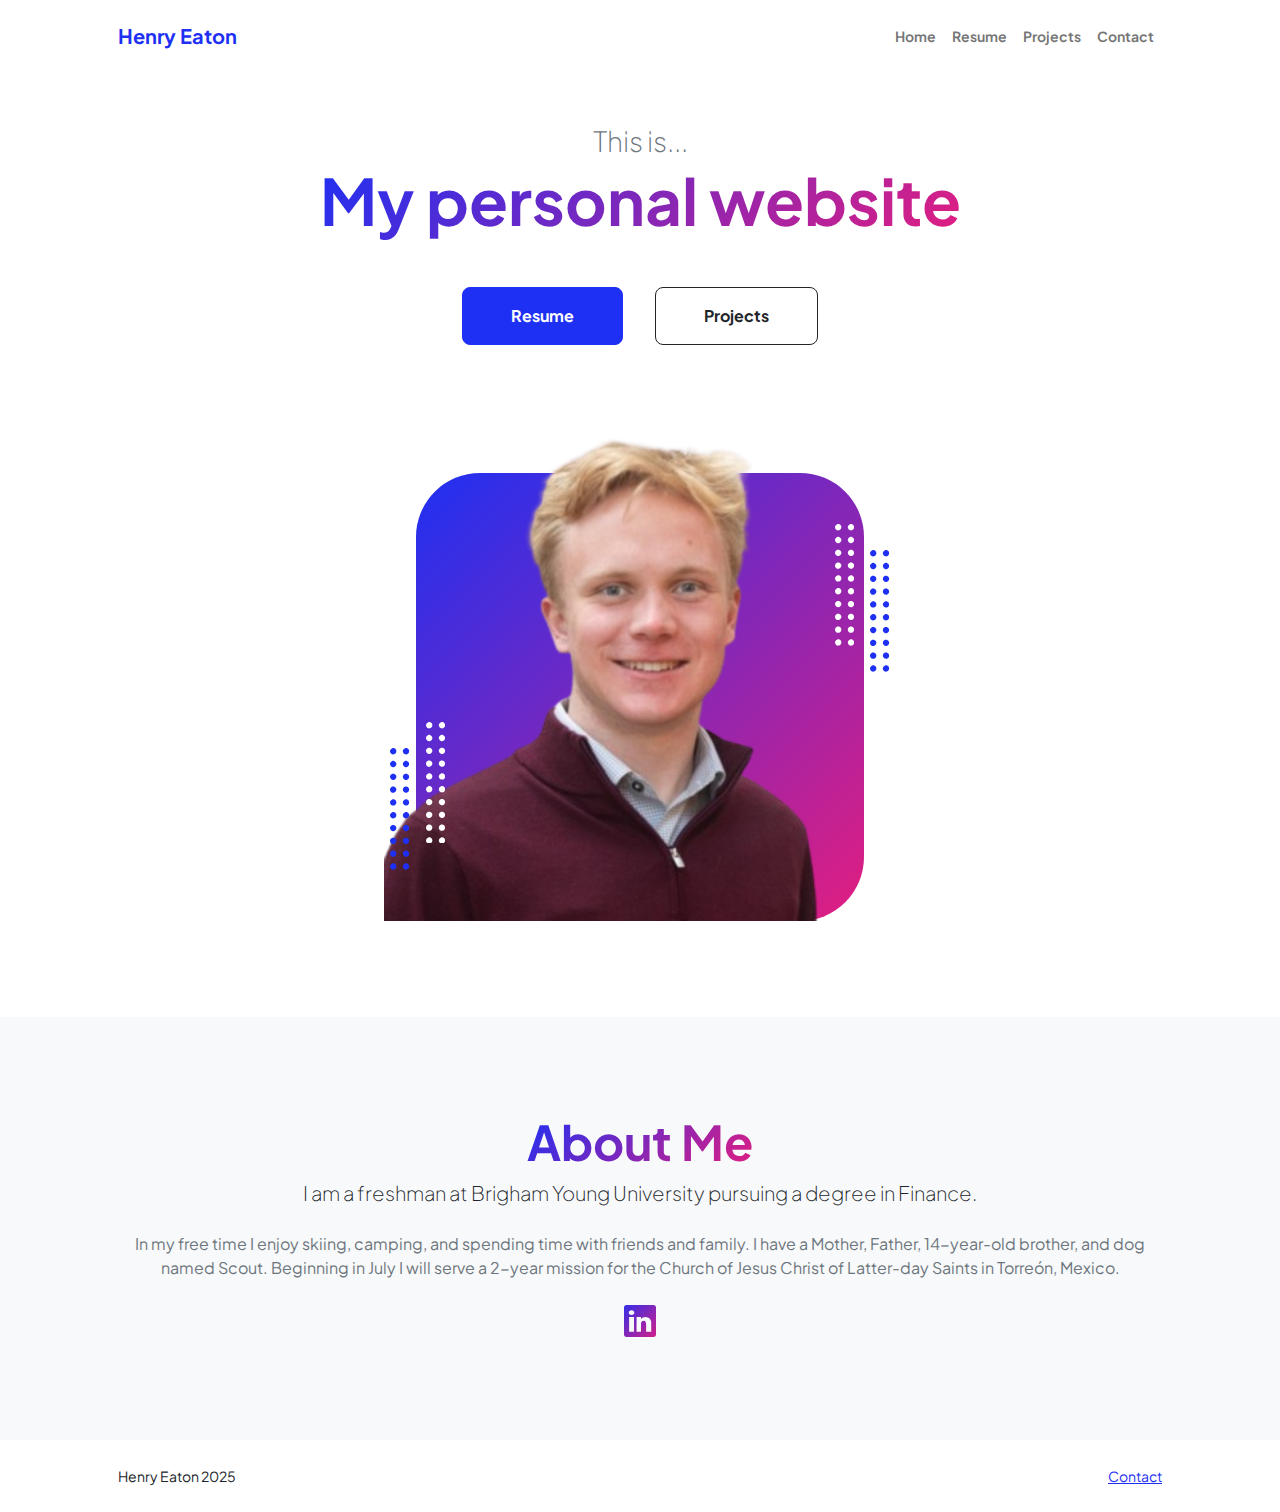
<file: index.html>
<!DOCTYPE html>
<html lang="en">
    <head>
        <meta charset="utf-8" />
        <meta name="viewport" content="width=device-width, initial-scale=1, shrink-to-fit=no" />
        <meta name="description" content="" />
        <meta name="author" content="" />
        <title>Home - Henry Eaton</title>
        <!-- Favicon-->
        <link rel="icon" type="image/x-icon" href="assets/favicon.ico" />
        <!-- Custom Google font-->
        <link rel="preconnect" href="https://fonts.googleapis.com" />
        <link rel="preconnect" href="https://fonts.gstatic.com" crossorigin />
        <link href="https://fonts.googleapis.com/css2?family=Plus+Jakarta+Sans:wght@100;200;300;400;500;600;700;800;900&amp;display=swap" rel="stylesheet" />
        <!-- Bootstrap icons-->
        <link href="https://cdn.jsdelivr.net/npm/bootstrap-icons@1.8.1/font/bootstrap-icons.css" rel="stylesheet" />
        <!-- Core theme CSS (includes Bootstrap)-->
        <link href="css/styles.css" rel="stylesheet" />
    </head>
    <body class="d-flex flex-column h-100">
        <main class="flex-shrink-0">
            <!-- Navigation-->
            <nav class="navbar navbar-expand-lg navbar-light bg-white py-3">
                <div class="container px-5">
                    <a class="navbar-brand" href="index.html"><span class="fw-bolder text-primary">Henry Eaton</span></a>
                    <button class="navbar-toggler" type="button" data-bs-toggle="collapse" data-bs-target="#navbarSupportedContent" aria-controls="navbarSupportedContent" aria-expanded="false" aria-label="Toggle navigation"><span class="navbar-toggler-icon"></span></button>
                    <div class="collapse navbar-collapse" id="navbarSupportedContent">
                        <ul class="navbar-nav ms-auto mb-2 mb-lg-0 small fw-bolder">
                            <li class="nav-item"><a class="nav-link" href="index.html">Home</a></li>
                            <li class="nav-item"><a class="nav-link" href="resume.html">Resume</a></li>
                            <li class="nav-item"><a class="nav-link" href="projects.html">Projects</a></li>
                            <li class="nav-item"><a class="nav-link" href="contact.html">Contact</a></li>
                        </ul>
                    </div>
                </div>
            </nav>
            <!-- Header-->
            <header class="py-5">
                <div class="container px-5 pb-5">
                    <div class="row gx-5 align-items-center">
                        <div class="col-xxl-5">
                            <!-- Header text content-->
                            <div class="text-center text-xxl-start">
                                
                                <div class="fs-3 fw-light text-muted">This is...</div>
                                <h1 class="display-3 fw-bolder mb-5"><span class="text-gradient d-inline">My personal website</span></h1>
                                <div class="d-grid gap-3 d-sm-flex justify-content-sm-center justify-content-xxl-start mb-3">
                                    <a class="btn btn-primary btn-lg px-5 py-3 me-sm-3 fs-6 fw-bolder" href="resume.html">Resume</a>
                                    <a class="btn btn-outline-dark btn-lg px-5 py-3 fs-6 fw-bolder" href="projects.html">Projects</a>
                                </div>
                            </div>
                        </div>
                        <div class="col-xxl-7">
                            <!-- Header profile picture-->
                            <div class="d-flex justify-content-center mt-5 mt-xxl-0">
                                <div class="profile bg-gradient-primary-to-secondary">
                                    <!-- TIP: For best results, use a photo with a transparent background like the demo example below-->
                                    <!-- Watch a tutorial on how to do this on YouTube (link)-->
                                    <img class="profile-img" src="assets/profile.png" alt="..." />
                                    <div class="dots-1">
                                        <!-- SVG Dots-->
                                        <svg version="1.1" xmlns="http://www.w3.org/2000/svg" xmlns:xlink="http://www.w3.org/1999/xlink" x="0px" y="0px" viewBox="0 0 191.6 1215.4" style="enable-background: new 0 0 191.6 1215.4" xml:space="preserve">
                                            <g transform="translate(0.000000,1280.000000) scale(0.100000,-0.100000)">
                                                <path d="M227.7,12788.6c-105-35-200-141-222-248c-43-206,163-412,369-369c155,32,275,190,260,339c-11,105-90,213-190,262        C383.7,12801.6,289.7,12808.6,227.7,12788.6z"></path>
                                                <path d="M1507.7,12788.6c-151-50-253-216-222-362c25-119,136-230,254-255c194-41,395,142,375,339c-11,105-90,213-190,262        C1663.7,12801.6,1569.7,12808.6,1507.7,12788.6z"></path>
                                                <path d="M227.7,11508.6c-105-35-200-141-222-248c-43-206,163-412,369-369c155,32,275,190,260,339c-11,105-90,213-190,262        C383.7,11521.6,289.7,11528.6,227.7,11508.6z"></path>
                                                <path d="M1507.7,11508.6c-151-50-253-216-222-362c25-119,136-230,254-255c194-41,395,142,375,339c-11,105-90,213-190,262        C1663.7,11521.6,1569.7,11528.6,1507.7,11508.6z"></path>
                                                <path d="M227.7,10228.6c-105-35-200-141-222-248c-43-206,163-412,369-369c155,32,275,190,260,339c-11,105-90,213-190,262        C383.7,10241.6,289.7,10248.6,227.7,10228.6z"></path>
                                                <path d="M1507.7,10228.6c-105-35-200-141-222-248c-43-206,163-412,369-369c155,32,275,190,260,339c-11,105-90,213-190,262        C1663.7,10241.6,1569.7,10248.6,1507.7,10228.6z"></path>
                                                <path d="M227.7,8948.6c-105-35-200-141-222-248c-43-206,163-412,369-369c155,32,275,190,260,339c-11,105-90,213-190,262        C383.7,8961.6,289.7,8968.6,227.7,8948.6z"></path>
                                                <path d="M1507.7,8948.6c-105-35-200-141-222-248c-43-206,163-412,369-369c155,32,275,190,260,339c-11,105-90,213-190,262        C1663.7,8961.6,1569.7,8968.6,1507.7,8948.6z"></path>
                                                <path d="M227.7,7668.6c-105-35-200-141-222-248c-43-206,163-412,369-369c155,32,275,190,260,339c-11,105-90,213-190,262        C383.7,7681.6,289.7,7688.6,227.7,7668.6z"></path>
                                                <path d="M1507.7,7668.6c-105-35-200-141-222-248c-43-206,163-412,369-369c155,32,275,190,260,339c-11,105-90,213-190,262        C1663.7,7681.6,1569.7,7688.6,1507.7,7668.6z"></path>
                                                <path d="M227.7,6388.6c-105-35-200-141-222-248c-43-206,163-412,369-369c155,32,275,190,260,339c-11,105-90,213-190,262        C383.7,6401.6,289.7,6408.6,227.7,6388.6z"></path>
                                                <path d="M1507.7,6388.6c-105-35-200-141-222-248c-43-206,163-412,369-369c155,32,275,190,260,339c-11,105-90,213-190,262        C1663.7,6401.6,1569.7,6408.6,1507.7,6388.6z"></path>
                                                <path d="M227.7,5108.6c-105-35-200-141-222-248c-43-206,163-412,369-369c155,32,275,190,260,339c-11,105-90,213-190,262        C383.7,5121.6,289.7,5128.6,227.7,5108.6z"></path>
                                                <path d="M1507.7,5108.6c-105-35-200-141-222-248c-43-206,163-412,369-369c155,32,275,190,260,339c-11,105-90,213-190,262        C1663.7,5121.6,1569.7,5128.6,1507.7,5108.6z"></path>
                                                <path d="M227.7,3828.6c-105-35-200-141-222-248c-43-206,163-412,369-369c155,32,275,190,260,339c-11,105-90,213-190,262        C383.7,3841.6,289.7,3848.6,227.7,3828.6z"></path>
                                                <path d="M1507.7,3828.6c-105-35-200-141-222-248c-43-206,163-412,369-369c155,32,275,190,260,339c-11,105-90,213-190,262        C1663.7,3841.6,1569.7,3848.6,1507.7,3828.6z"></path>
                                                <path d="M227.7,2548.6c-105-35-200-141-222-248c-43-206,163-412,369-369c155,32,275,190,260,339c-11,105-90,213-190,262        C383.7,2561.6,289.7,2568.6,227.7,2548.6z"></path>
                                                <path d="M1507.7,2548.6c-105-35-200-141-222-248c-43-206,163-412,369-369c155,32,275,190,260,339c-11,105-90,213-190,262        C1663.7,2561.6,1569.7,2568.6,1507.7,2548.6z"></path>
                                                <path d="M227.7,1268.6c-105-35-200-141-222-248c-43-206,163-412,369-369c155,32,275,190,260,339c-11,105-90,213-190,262        C383.7,1281.6,289.7,1288.6,227.7,1268.6z"></path>
                                                <path d="M1507.7,1268.6c-105-35-200-141-222-248c-43-206,163-412,369-369c155,32,275,190,260,339c-11,105-90,213-190,262        C1663.7,1281.6,1569.7,1288.6,1507.7,1268.6z"></path>
                                            </g>
                                        </svg>
                                        <!-- END of SVG dots-->
                                    </div>
                                    <div class="dots-2">
                                        <!-- SVG Dots-->
                                        <svg version="1.1" xmlns="http://www.w3.org/2000/svg" xmlns:xlink="http://www.w3.org/1999/xlink" x="0px" y="0px" viewBox="0 0 191.6 1215.4" style="enable-background: new 0 0 191.6 1215.4" xml:space="preserve">
                                            <g transform="translate(0.000000,1280.000000) scale(0.100000,-0.100000)">
                                                <path d="M227.7,12788.6c-105-35-200-141-222-248c-43-206,163-412,369-369c155,32,275,190,260,339c-11,105-90,213-190,262        C383.7,12801.6,289.7,12808.6,227.7,12788.6z"></path>
                                                <path d="M1507.7,12788.6c-151-50-253-216-222-362c25-119,136-230,254-255c194-41,395,142,375,339c-11,105-90,213-190,262        C1663.7,12801.6,1569.7,12808.6,1507.7,12788.6z"></path>
                                                <path d="M227.7,11508.6c-105-35-200-141-222-248c-43-206,163-412,369-369c155,32,275,190,260,339c-11,105-90,213-190,262        C383.7,11521.6,289.7,11528.6,227.7,11508.6z"></path>
                                                <path d="M1507.7,11508.6c-151-50-253-216-222-362c25-119,136-230,254-255c194-41,395,142,375,339c-11,105-90,213-190,262        C1663.7,11521.6,1569.7,11528.6,1507.7,11508.6z"></path>
                                                <path d="M227.7,10228.6c-105-35-200-141-222-248c-43-206,163-412,369-369c155,32,275,190,260,339c-11,105-90,213-190,262        C383.7,10241.6,289.7,10248.6,227.7,10228.6z"></path>
                                                <path d="M1507.7,10228.6c-105-35-200-141-222-248c-43-206,163-412,369-369c155,32,275,190,260,339c-11,105-90,213-190,262        C1663.7,10241.6,1569.7,10248.6,1507.7,10228.6z"></path>
                                                <path d="M227.7,8948.6c-105-35-200-141-222-248c-43-206,163-412,369-369c155,32,275,190,260,339c-11,105-90,213-190,262        C383.7,8961.6,289.7,8968.6,227.7,8948.6z"></path>
                                                <path d="M1507.7,8948.6c-105-35-200-141-222-248c-43-206,163-412,369-369c155,32,275,190,260,339c-11,105-90,213-190,262        C1663.7,8961.6,1569.7,8968.6,1507.7,8948.6z"></path>
                                                <path d="M227.7,7668.6c-105-35-200-141-222-248c-43-206,163-412,369-369c155,32,275,190,260,339c-11,105-90,213-190,262        C383.7,7681.6,289.7,7688.6,227.7,7668.6z"></path>
                                                <path d="M1507.7,7668.6c-105-35-200-141-222-248c-43-206,163-412,369-369c155,32,275,190,260,339c-11,105-90,213-190,262        C1663.7,7681.6,1569.7,7688.6,1507.7,7668.6z"></path>
                                                <path d="M227.7,6388.6c-105-35-200-141-222-248c-43-206,163-412,369-369c155,32,275,190,260,339c-11,105-90,213-190,262        C383.7,6401.6,289.7,6408.6,227.7,6388.6z"></path>
                                                <path d="M1507.7,6388.6c-105-35-200-141-222-248c-43-206,163-412,369-369c155,32,275,190,260,339c-11,105-90,213-190,262        C1663.7,6401.6,1569.7,6408.6,1507.7,6388.6z"></path>
                                                <path d="M227.7,5108.6c-105-35-200-141-222-248c-43-206,163-412,369-369c155,32,275,190,260,339c-11,105-90,213-190,262        C383.7,5121.6,289.7,5128.6,227.7,5108.6z"></path>
                                                <path d="M1507.7,5108.6c-105-35-200-141-222-248c-43-206,163-412,369-369c155,32,275,190,260,339c-11,105-90,213-190,262        C1663.7,5121.6,1569.7,5128.6,1507.7,5108.6z"></path>
                                                <path d="M227.7,3828.6c-105-35-200-141-222-248c-43-206,163-412,369-369c155,32,275,190,260,339c-11,105-90,213-190,262        C383.7,3841.6,289.7,3848.6,227.7,3828.6z"></path>
                                                <path d="M1507.7,3828.6c-105-35-200-141-222-248c-43-206,163-412,369-369c155,32,275,190,260,339c-11,105-90,213-190,262        C1663.7,3841.6,1569.7,3848.6,1507.7,3828.6z"></path>
                                                <path d="M227.7,2548.6c-105-35-200-141-222-248c-43-206,163-412,369-369c155,32,275,190,260,339c-11,105-90,213-190,262        C383.7,2561.6,289.7,2568.6,227.7,2548.6z"></path>
                                                <path d="M1507.7,2548.6c-105-35-200-141-222-248c-43-206,163-412,369-369c155,32,275,190,260,339c-11,105-90,213-190,262        C1663.7,2561.6,1569.7,2568.6,1507.7,2548.6z"></path>
                                                <path d="M227.7,1268.6c-105-35-200-141-222-248c-43-206,163-412,369-369c155,32,275,190,260,339c-11,105-90,213-190,262        C383.7,1281.6,289.7,1288.6,227.7,1268.6z"></path>
                                                <path d="M1507.7,1268.6c-105-35-200-141-222-248c-43-206,163-412,369-369c155,32,275,190,260,339c-11,105-90,213-190,262        C1663.7,1281.6,1569.7,1288.6,1507.7,1268.6z"></path>
                                            </g>
                                        </svg>
                                        <!-- END of SVG dots-->
                                    </div>
                                    <div class="dots-3">
                                        <!-- SVG Dots-->
                                        <svg version="1.1" xmlns="http://www.w3.org/2000/svg" xmlns:xlink="http://www.w3.org/1999/xlink" x="0px" y="0px" viewBox="0 0 191.6 1215.4" style="enable-background: new 0 0 191.6 1215.4" xml:space="preserve">
                                            <g transform="translate(0.000000,1280.000000) scale(0.100000,-0.100000)">
                                                <path d="M227.7,12788.6c-105-35-200-141-222-248c-43-206,163-412,369-369c155,32,275,190,260,339c-11,105-90,213-190,262        C383.7,12801.6,289.7,12808.6,227.7,12788.6z"></path>
                                                <path d="M1507.7,12788.6c-151-50-253-216-222-362c25-119,136-230,254-255c194-41,395,142,375,339c-11,105-90,213-190,262        C1663.7,12801.6,1569.7,12808.6,1507.7,12788.6z"></path>
                                                <path d="M227.7,11508.6c-105-35-200-141-222-248c-43-206,163-412,369-369c155,32,275,190,260,339c-11,105-90,213-190,262        C383.7,11521.6,289.7,11528.6,227.7,11508.6z"></path>
                                                <path d="M1507.7,11508.6c-151-50-253-216-222-362c25-119,136-230,254-255c194-41,395,142,375,339c-11,105-90,213-190,262        C1663.7,11521.6,1569.7,11528.6,1507.7,11508.6z"></path>
                                                <path d="M227.7,10228.6c-105-35-200-141-222-248c-43-206,163-412,369-369c155,32,275,190,260,339c-11,105-90,213-190,262        C383.7,10241.6,289.7,10248.6,227.7,10228.6z"></path>
                                                <path d="M1507.7,10228.6c-105-35-200-141-222-248c-43-206,163-412,369-369c155,32,275,190,260,339c-11,105-90,213-190,262        C1663.7,10241.6,1569.7,10248.6,1507.7,10228.6z"></path>
                                                <path d="M227.7,8948.6c-105-35-200-141-222-248c-43-206,163-412,369-369c155,32,275,190,260,339c-11,105-90,213-190,262        C383.7,8961.6,289.7,8968.6,227.7,8948.6z"></path>
                                                <path d="M1507.7,8948.6c-105-35-200-141-222-248c-43-206,163-412,369-369c155,32,275,190,260,339c-11,105-90,213-190,262        C1663.7,8961.6,1569.7,8968.6,1507.7,8948.6z"></path>
                                                <path d="M227.7,7668.6c-105-35-200-141-222-248c-43-206,163-412,369-369c155,32,275,190,260,339c-11,105-90,213-190,262        C383.7,7681.6,289.7,7688.6,227.7,7668.6z"></path>
                                                <path d="M1507.7,7668.6c-105-35-200-141-222-248c-43-206,163-412,369-369c155,32,275,190,260,339c-11,105-90,213-190,262        C1663.7,7681.6,1569.7,7688.6,1507.7,7668.6z"></path>
                                                <path d="M227.7,6388.6c-105-35-200-141-222-248c-43-206,163-412,369-369c155,32,275,190,260,339c-11,105-90,213-190,262        C383.7,6401.6,289.7,6408.6,227.7,6388.6z"></path>
                                                <path d="M1507.7,6388.6c-105-35-200-141-222-248c-43-206,163-412,369-369c155,32,275,190,260,339c-11,105-90,213-190,262        C1663.7,6401.6,1569.7,6408.6,1507.7,6388.6z"></path>
                                                <path d="M227.7,5108.6c-105-35-200-141-222-248c-43-206,163-412,369-369c155,32,275,190,260,339c-11,105-90,213-190,262        C383.7,5121.6,289.7,5128.6,227.7,5108.6z"></path>
                                                <path d="M1507.7,5108.6c-105-35-200-141-222-248c-43-206,163-412,369-369c155,32,275,190,260,339c-11,105-90,213-190,262        C1663.7,5121.6,1569.7,5128.6,1507.7,5108.6z"></path>
                                                <path d="M227.7,3828.6c-105-35-200-141-222-248c-43-206,163-412,369-369c155,32,275,190,260,339c-11,105-90,213-190,262        C383.7,3841.6,289.7,3848.6,227.7,3828.6z"></path>
                                                <path d="M1507.7,3828.6c-105-35-200-141-222-248c-43-206,163-412,369-369c155,32,275,190,260,339c-11,105-90,213-190,262        C1663.7,3841.6,1569.7,3848.6,1507.7,3828.6z"></path>
                                                <path d="M227.7,2548.6c-105-35-200-141-222-248c-43-206,163-412,369-369c155,32,275,190,260,339c-11,105-90,213-190,262        C383.7,2561.6,289.7,2568.6,227.7,2548.6z"></path>
                                                <path d="M1507.7,2548.6c-105-35-200-141-222-248c-43-206,163-412,369-369c155,32,275,190,260,339c-11,105-90,213-190,262        C1663.7,2561.6,1569.7,2568.6,1507.7,2548.6z"></path>
                                                <path d="M227.7,1268.6c-105-35-200-141-222-248c-43-206,163-412,369-369c155,32,275,190,260,339c-11,105-90,213-190,262        C383.7,1281.6,289.7,1288.6,227.7,1268.6z"></path>
                                                <path d="M1507.7,1268.6c-105-35-200-141-222-248c-43-206,163-412,369-369c155,32,275,190,260,339c-11,105-90,213-190,262        C1663.7,1281.6,1569.7,1288.6,1507.7,1268.6z"></path>
                                            </g>
                                        </svg>
                                        <!-- END of SVG dots-->
                                    </div>
                                    <div class="dots-4">
                                        <!-- SVG Dots-->
                                        <svg version="1.1" xmlns="http://www.w3.org/2000/svg" xmlns:xlink="http://www.w3.org/1999/xlink" x="0px" y="0px" viewBox="0 0 191.6 1215.4" style="enable-background: new 0 0 191.6 1215.4" xml:space="preserve">
                                            <g transform="translate(0.000000,1280.000000) scale(0.100000,-0.100000)">
                                                <path d="M227.7,12788.6c-105-35-200-141-222-248c-43-206,163-412,369-369c155,32,275,190,260,339c-11,105-90,213-190,262        C383.7,12801.6,289.7,12808.6,227.7,12788.6z"></path>
                                                <path d="M1507.7,12788.6c-151-50-253-216-222-362c25-119,136-230,254-255c194-41,395,142,375,339c-11,105-90,213-190,262        C1663.7,12801.6,1569.7,12808.6,1507.7,12788.6z"></path>
                                                <path d="M227.7,11508.6c-105-35-200-141-222-248c-43-206,163-412,369-369c155,32,275,190,260,339c-11,105-90,213-190,262        C383.7,11521.6,289.7,11528.6,227.7,11508.6z"></path>
                                                <path d="M1507.7,11508.6c-151-50-253-216-222-362c25-119,136-230,254-255c194-41,395,142,375,339c-11,105-90,213-190,262        C1663.7,11521.6,1569.7,11528.6,1507.7,11508.6z"></path>
                                                <path d="M227.7,10228.6c-105-35-200-141-222-248c-43-206,163-412,369-369c155,32,275,190,260,339c-11,105-90,213-190,262        C383.7,10241.6,289.7,10248.6,227.7,10228.6z"></path>
                                                <path d="M1507.7,10228.6c-105-35-200-141-222-248c-43-206,163-412,369-369c155,32,275,190,260,339c-11,105-90,213-190,262        C1663.7,10241.6,1569.7,10248.6,1507.7,10228.6z"></path>
                                                <path d="M227.7,8948.6c-105-35-200-141-222-248c-43-206,163-412,369-369c155,32,275,190,260,339c-11,105-90,213-190,262        C383.7,8961.6,289.7,8968.6,227.7,8948.6z"></path>
                                                <path d="M1507.7,8948.6c-105-35-200-141-222-248c-43-206,163-412,369-369c155,32,275,190,260,339c-11,105-90,213-190,262        C1663.7,8961.6,1569.7,8968.6,1507.7,8948.6z"></path>
                                                <path d="M227.7,7668.6c-105-35-200-141-222-248c-43-206,163-412,369-369c155,32,275,190,260,339c-11,105-90,213-190,262        C383.7,7681.6,289.7,7688.6,227.7,7668.6z"></path>
                                                <path d="M1507.7,7668.6c-105-35-200-141-222-248c-43-206,163-412,369-369c155,32,275,190,260,339c-11,105-90,213-190,262        C1663.7,7681.6,1569.7,7688.6,1507.7,7668.6z"></path>
                                                <path d="M227.7,6388.6c-105-35-200-141-222-248c-43-206,163-412,369-369c155,32,275,190,260,339c-11,105-90,213-190,262        C383.7,6401.6,289.7,6408.6,227.7,6388.6z"></path>
                                                <path d="M1507.7,6388.6c-105-35-200-141-222-248c-43-206,163-412,369-369c155,32,275,190,260,339c-11,105-90,213-190,262        C1663.7,6401.6,1569.7,6408.6,1507.7,6388.6z"></path>
                                                <path d="M227.7,5108.6c-105-35-200-141-222-248c-43-206,163-412,369-369c155,32,275,190,260,339c-11,105-90,213-190,262        C383.7,5121.6,289.7,5128.6,227.7,5108.6z"></path>
                                                <path d="M1507.7,5108.6c-105-35-200-141-222-248c-43-206,163-412,369-369c155,32,275,190,260,339c-11,105-90,213-190,262        C1663.7,5121.6,1569.7,5128.6,1507.7,5108.6z"></path>
                                                <path d="M227.7,3828.6c-105-35-200-141-222-248c-43-206,163-412,369-369c155,32,275,190,260,339c-11,105-90,213-190,262        C383.7,3841.6,289.7,3848.6,227.7,3828.6z"></path>
                                                <path d="M1507.7,3828.6c-105-35-200-141-222-248c-43-206,163-412,369-369c155,32,275,190,260,339c-11,105-90,213-190,262        C1663.7,3841.6,1569.7,3848.6,1507.7,3828.6z"></path>
                                                <path d="M227.7,2548.6c-105-35-200-141-222-248c-43-206,163-412,369-369c155,32,275,190,260,339c-11,105-90,213-190,262        C383.7,2561.6,289.7,2568.6,227.7,2548.6z"></path>
                                                <path d="M1507.7,2548.6c-105-35-200-141-222-248c-43-206,163-412,369-369c155,32,275,190,260,339c-11,105-90,213-190,262        C1663.7,2561.6,1569.7,2568.6,1507.7,2548.6z"></path>
                                                <path d="M227.7,1268.6c-105-35-200-141-222-248c-43-206,163-412,369-369c155,32,275,190,260,339c-11,105-90,213-190,262        C383.7,1281.6,289.7,1288.6,227.7,1268.6z"></path>
                                                <path d="M1507.7,1268.6c-105-35-200-141-222-248c-43-206,163-412,369-369c155,32,275,190,260,339c-11,105-90,213-190,262        C1663.7,1281.6,1569.7,1288.6,1507.7,1268.6z"></path>
                                            </g>
                                        </svg>
                                        <!-- END of SVG dots-->
                                    </div>
                                </div>
                            </div>
                        </div>
                    </div>
                </div>
            </header>
            <!-- About Section-->
            <section class="bg-light py-5">
                <div class="container px-5">
                    <div class="row gx-5 justify-content-center">
                        <div class="col-xxl-8">
                            <div class="text-center my-5">
                                <h2 class="display-5 fw-bolder"><span class="text-gradient d-inline">About Me</span></h2>
                                <p class="lead fw-light mb-4">I am a freshman at Brigham Young University pursuing a degree in Finance.</p>
                                <p class="text-muted">In my free time I enjoy skiing, camping, and spending time with friends and family. I have a Mother, Father, 14-year-old brother, and dog named Scout. Beginning in July I will serve a 2-year mission for the Church of Jesus Christ of Latter-day Saints in Torreón, Mexico.</p>
                                <div class="d-flex justify-content-center fs-2 gap-4">
                                    
                                    <a class="text-gradient" href="https://www.linkedin.com/in/eatonhenry/"><i class="bi bi-linkedin"></i></a>
                                    
                                </div>
                            </div>
                        </div>
                    </div>
                </div>
            </section>
        </main>
        <!-- Footer-->
        <footer class="bg-white py-4 mt-auto">
            <div class="container px-5">
                <div class="row align-items-center justify-content-between flex-column flex-sm-row">
                    <div class="col-auto"><div class="small m-0">Henry Eaton 2025</div></div>
                    <div class="col-auto">
                        
                        <a class="small" href="contact.html">Contact</a>
                    </div>
                </div>
            </div>
        </footer>
        <!-- Bootstrap core JS-->
        <script src="https://cdn.jsdelivr.net/npm/bootstrap@5.2.3/dist/js/bootstrap.bundle.min.js"></script>
        <!-- Core theme JS-->
        <script src="js/scripts.js"></script>
    </body>
</html>
</file>
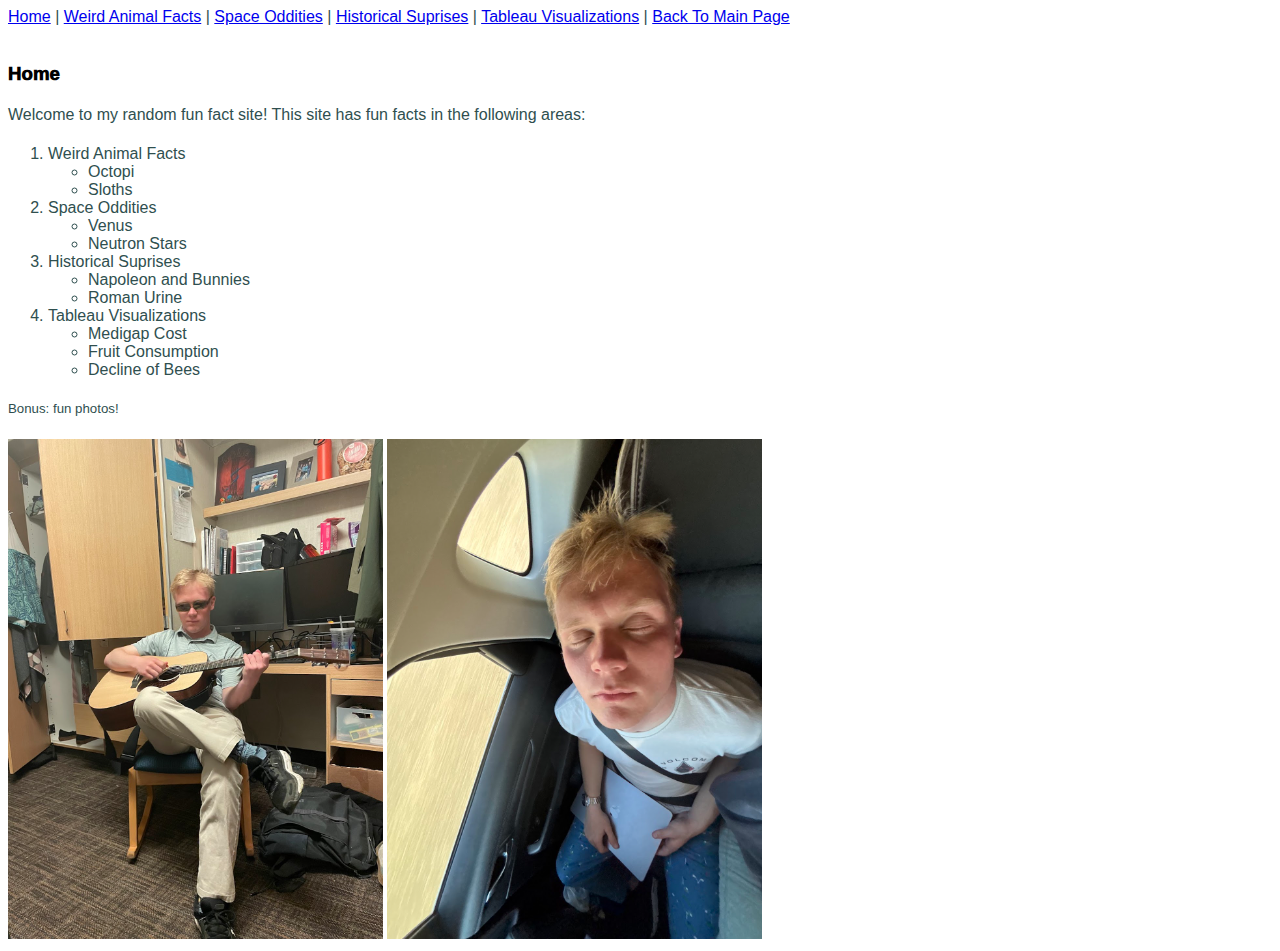
<file: scratchPage/index.html>
<!DOCTYPE html>
<html lang="en">
<head>
    <meta charset="UTF-8">
    <meta name="viewport" content="width=device-width, initial-scale=1.0">
    <title>Home</title>
    <link rel="stylesheet" href="css/styles.css">
</head>
<body>
    <a href="index.html">Home</a> |
    <a href="html/page1.html">Weird Animal Facts</a> |
    <a href="html/page2.html">Space Oddities</a> |
    <a href="html/page3.html">Historical Suprises</a> |
    <a href="html/tableau.html">Tableau Visualizations</a> |
    <a href="../projects.html">Back To Main Page</a>
    <br> <br>

    <h3>Home</h3>
    <h4>Welcome to my random fun fact site! This site has fun facts in the following areas:</h4>
    <ol>
        <li>Weird Animal Facts
            <ul>
                <li>Octopi</li>
                <li>Sloths</li>     
            </ul>
        </li>
        <li>Space Oddities
            <ul>
                <li>Venus</li>
                <li>Neutron Stars</li>
            </ul>
        </li>
        <li>Historical Suprises
            <ul>
                <li>Napoleon and Bunnies</li>
                <li>Roman Urine</li>
            </ul>
        </li>
        <li>Tableau Visualizations
            <ul>
                <li>Medigap Cost</li>
                <li>Fruit Consumption</li>
                <li>Decline of Bees</li>
            </ul>
        </li>
    </ol>

    <h5>Bonus: fun photos!</h5>

    <img src="assets/guitar.jpg" alt="Guitar" height="500">
    <img src="assets/sleepy.jpg" alt="Sleepy" height="500">
</body>
</html>
</file>
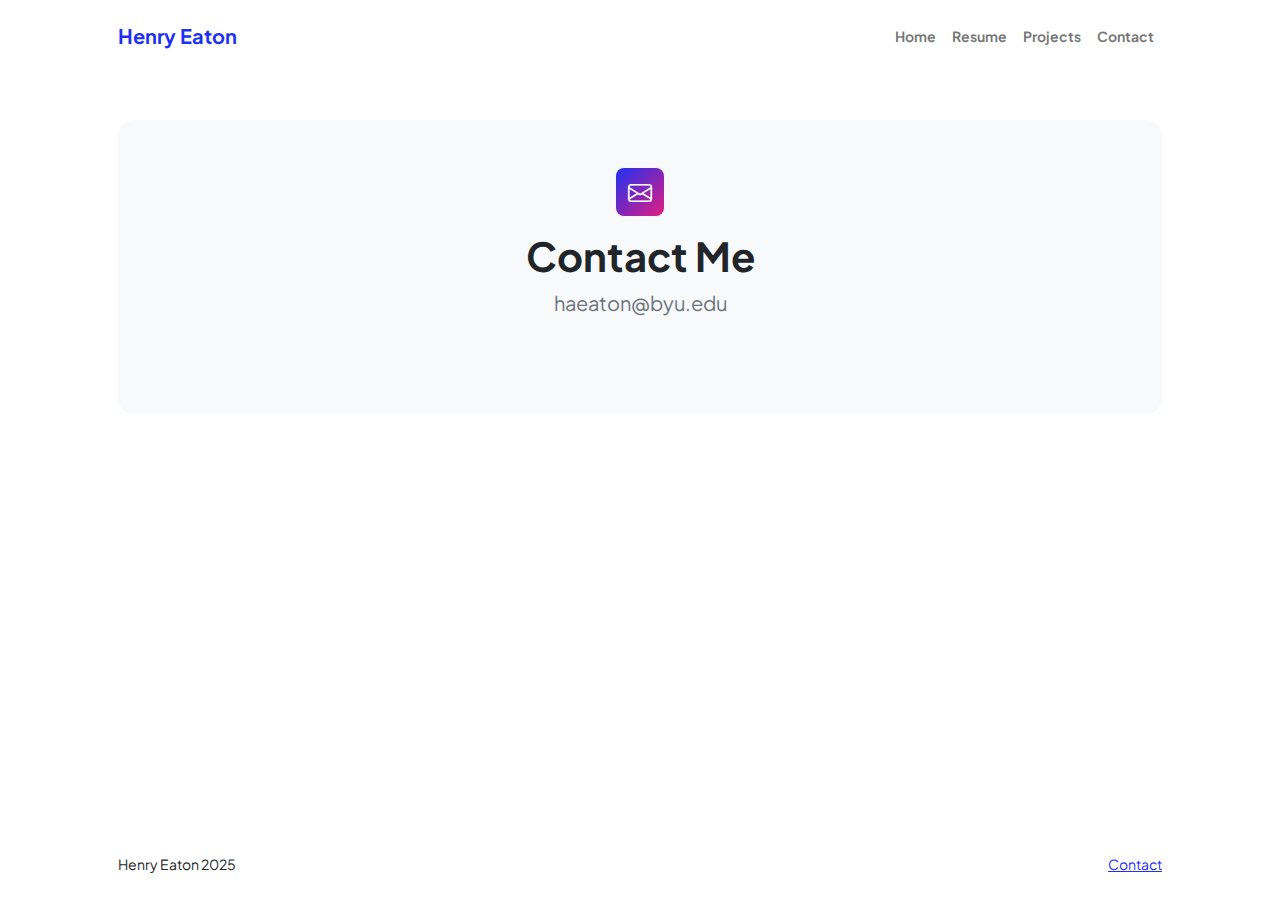
<file: contact.html>
<!DOCTYPE html>
<html lang="en">
    <head>
        <meta charset="utf-8" />
        <meta name="viewport" content="width=device-width, initial-scale=1, shrink-to-fit=no" />
        <meta name="description" content />
        <meta name="author" content />
        <title>Contact - Henry Eaton</title>
        <!-- Favicon-->
        <link rel="icon" type="image/x-icon" href="assets/favicon.ico" />
        <!-- Custom Google font-->
        <link rel="preconnect" href="https://fonts.googleapis.com" />
        <link rel="preconnect" href="https://fonts.gstatic.com" crossorigin />
        <link href="https://fonts.googleapis.com/css2?family=Plus+Jakarta+Sans:wght@100;200;300;400;500;600;700;800;900&amp;display=swap" rel="stylesheet" />
        <!-- Bootstrap icons-->
        <link href="https://cdn.jsdelivr.net/npm/bootstrap-icons@1.8.1/font/bootstrap-icons.css" rel="stylesheet" />
        <!-- Core theme CSS (includes Bootstrap)-->
        <link href="css/styles.css" rel="stylesheet" />
    </head>
    <body class="d-flex flex-column">
        <main class="flex-shrink-0">
            <!-- Navigation-->
            <nav class="navbar navbar-expand-lg navbar-light bg-white py-3">
                <div class="container px-5">
                    <a class="navbar-brand" href="index.html"><span class="fw-bolder text-primary">Henry Eaton</span></a>
                    <button class="navbar-toggler" type="button" data-bs-toggle="collapse" data-bs-target="#navbarSupportedContent" aria-controls="navbarSupportedContent" aria-expanded="false" aria-label="Toggle navigation"><span class="navbar-toggler-icon"></span></button>
                    <div class="collapse navbar-collapse" id="navbarSupportedContent">
                        <ul class="navbar-nav ms-auto mb-2 mb-lg-0 small fw-bolder">
                            <li class="nav-item"><a class="nav-link" href="index.html">Home</a></li>
                            <li class="nav-item"><a class="nav-link" href="resume.html">Resume</a></li>
                            <li class="nav-item"><a class="nav-link" href="projects.html">Projects</a></li>
                            <li class="nav-item"><a class="nav-link" href="contact.html">Contact</a></li>
                        </ul>
                    </div>
                </div>
            </nav>
            <!-- Page content-->
            <section class="py-5">
                <div class="container px-5">
                    <!-- Contact form-->
                    <div class="bg-light rounded-4 py-5 px-4 px-md-5">
                        <div class="text-center mb-5">
                            <div class="feature bg-primary bg-gradient-primary-to-secondary text-white rounded-3 mb-3"><i class="bi bi-envelope"></i></div>
                            <h1 class="fw-bolder">Contact Me</h1>
                            <p class="lead fw-normal text-muted mb-0">haeaton@byu.edu</p>
                        </div>
                        
                    </div>
                </div>
            </section>
        </main>
        <!-- Footer-->
        <footer class="bg-white py-4 mt-auto">
            <div class="container px-5">
                <div class="row align-items-center justify-content-between flex-column flex-sm-row">
                    <div class="col-auto"><div class="small m-0">Henry Eaton 2025</div></div>
                    <div class="col-auto">
                        
                        <a class="small" href="#!">Contact</a>
                    </div>
                </div>
            </div>
        </footer>
        <!-- Bootstrap core JS-->
        <script src="https://cdn.jsdelivr.net/npm/bootstrap@5.2.3/dist/js/bootstrap.bundle.min.js"></script>
        <!-- Core theme JS-->
        <script src="js/scripts.js"></script>
        
    </body>
</html>
</file>
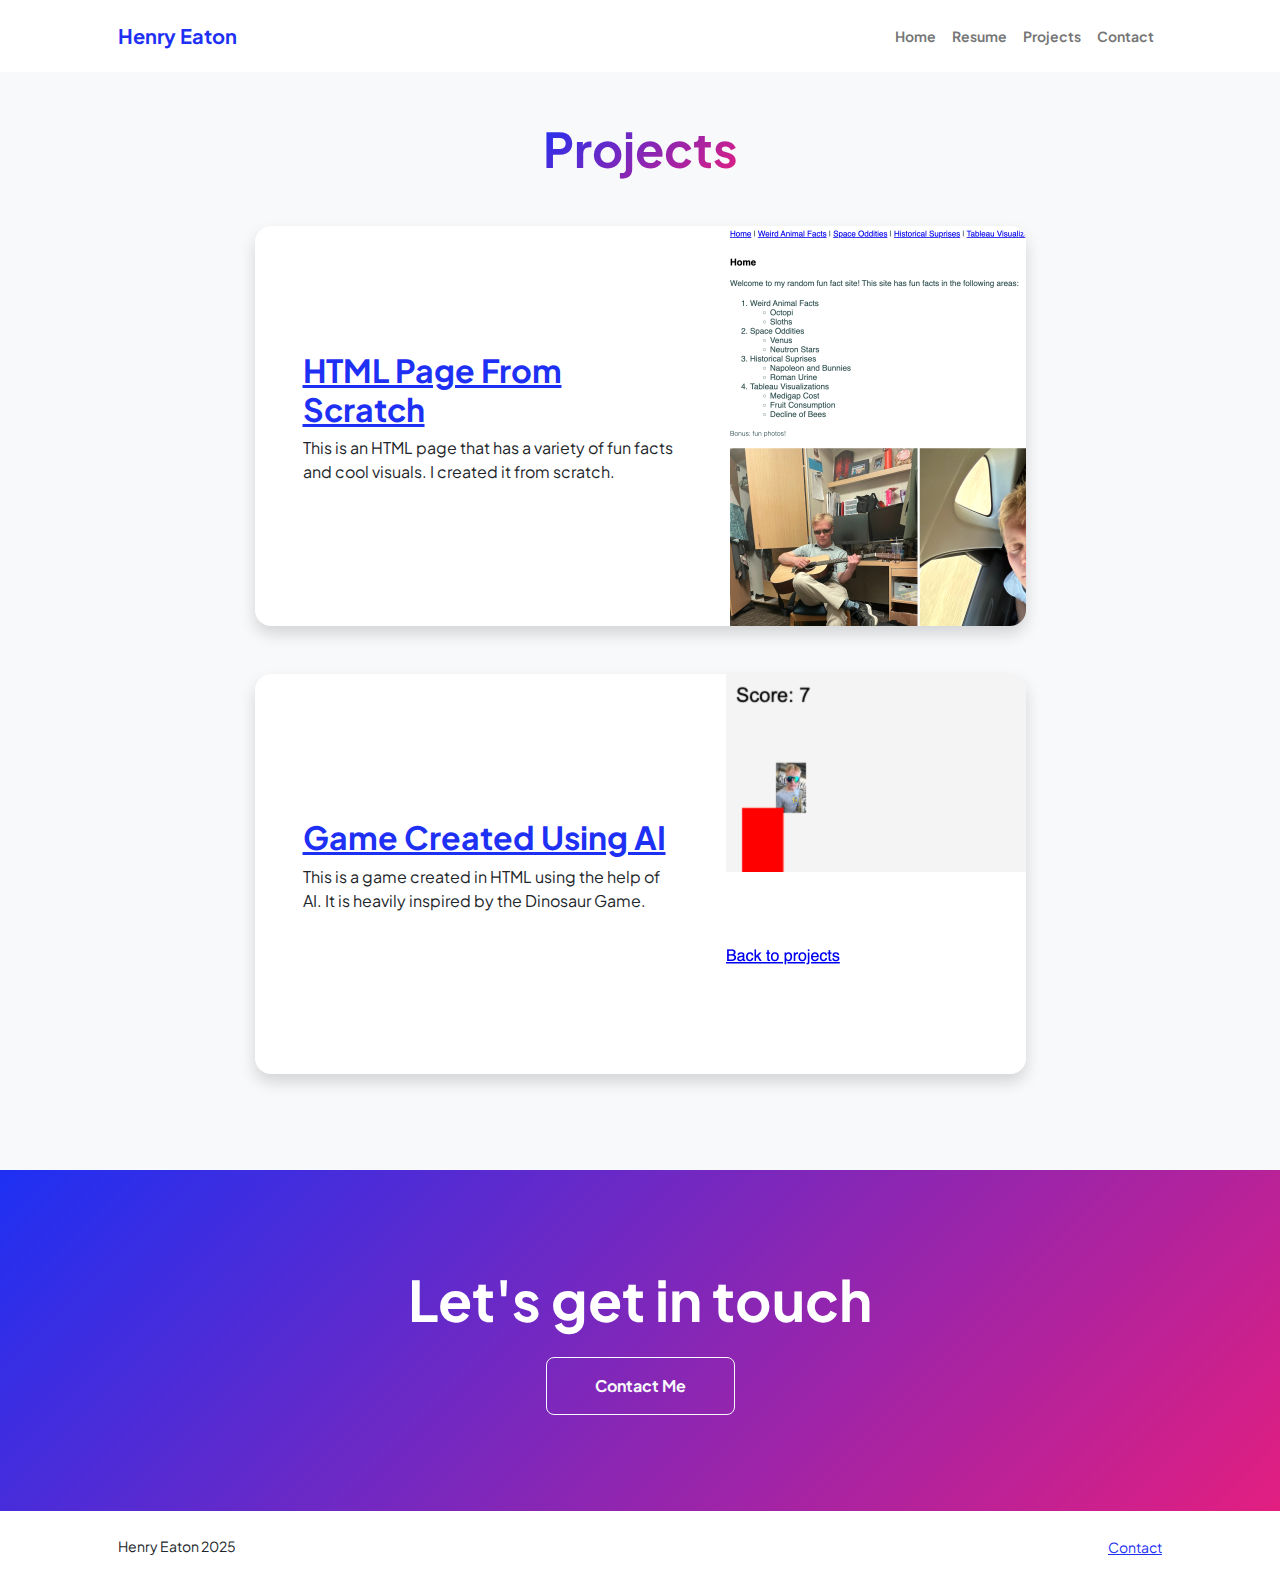
<file: projects.html>
<!DOCTYPE html>
<html lang="en">
    <head>
        <meta charset="utf-8" />
        <meta name="viewport" content="width=device-width, initial-scale=1, shrink-to-fit=no" />
        <meta name="description" content="" />
        <meta name="author" content="" />
        <title>Henry Eaton</title>
        <!-- Favicon-->
        <link rel="icon" type="image/x-icon" href="assets/favicon.ico" />
        <!-- Custom Google font-->
        <link rel="preconnect" href="https://fonts.googleapis.com" />
        <link rel="preconnect" href="https://fonts.gstatic.com" crossorigin />
        <link href="https://fonts.googleapis.com/css2?family=Plus+Jakarta+Sans:wght@100;200;300;400;500;600;700;800;900&amp;display=swap" rel="stylesheet" />
        <!-- Bootstrap icons-->
        <link href="https://cdn.jsdelivr.net/npm/bootstrap-icons@1.8.1/font/bootstrap-icons.css" rel="stylesheet" />
        <!-- Core theme CSS (includes Bootstrap)-->
        <link href="css/styles.css" rel="stylesheet" />
    </head>
    <body class="d-flex flex-column h-100 bg-light">
        <main class="flex-shrink-0">
            <!-- Navigation-->
            <nav class="navbar navbar-expand-lg navbar-light bg-white py-3">
                <div class="container px-5">
                    <a class="navbar-brand" href="index.html"><span class="fw-bolder text-primary">Henry Eaton</span></a>
                    <button class="navbar-toggler" type="button" data-bs-toggle="collapse" data-bs-target="#navbarSupportedContent" aria-controls="navbarSupportedContent" aria-expanded="false" aria-label="Toggle navigation"><span class="navbar-toggler-icon"></span></button>
                    <div class="collapse navbar-collapse" id="navbarSupportedContent">
                        <ul class="navbar-nav ms-auto mb-2 mb-lg-0 small fw-bolder">
                            <li class="nav-item"><a class="nav-link" href="index.html">Home</a></li>
                            <li class="nav-item"><a class="nav-link" href="resume.html">Resume</a></li>
                            <li class="nav-item"><a class="nav-link" href="projects.html">Projects</a></li>
                            <li class="nav-item"><a class="nav-link" href="contact.html">Contact</a></li>
                        </ul>
                    </div>
                </div>
            </nav>
            <!-- Projects Section-->
            <section class="py-5">
                <div class="container px-5 mb-5">
                    <div class="text-center mb-5">
                        <h1 class="display-5 fw-bolder mb-0"><span class="text-gradient d-inline">Projects</span></h1>
                    </div>
                    <div class="row gx-5 justify-content-center">
                        <div class="col-lg-11 col-xl-9 col-xxl-8">
                            <!-- Project Card 1-->
                            <div class="card overflow-hidden shadow rounded-4 border-0 mb-5">
                                <div class="card-body p-0">
                                    <div class="d-flex align-items-center">
                                        <div class="p-5">
                                            <a href="scratchPage/index.html"><h2 class="fw-bolder">HTML Page From Scratch</h2></a>
                                            <p>This is an HTML page that has a variety of fun facts and cool visuals. I created it from scratch.</p>
                                        </div>
                                        <img class="img-fluid" src="assets/scratchSitePic.png" alt="Scratch Site Pic"  width="300"/>
                                    </div>
                                </div>
                            </div>
                            <!-- Project Card 2-->
                            <div class="card overflow-hidden shadow rounded-4 border-0">
                                <div class="card-body p-0">
                                    <div class="d-flex align-items-center">
                                        <div class="p-5">
                                            <a href="game/game.html"><h2 class="fw-bolder">Game Created Using AI</h2></a>
                                            <p>This is a game created in HTML using the help of AI. It is heavily inspired by the Dinosaur Game.</p>
                                        </div>
                                        <img class="img-fluid" src="assets/gamePic.png" alt="Picture of game" width="300"/>
                                    </div>
                                </div>
                            </div>
                        </div>
                    </div>
                </div>
            </section>
            <!-- Call to action section-->
            <section class="py-5 bg-gradient-primary-to-secondary text-white">
                <div class="container px-5 my-5">
                    <div class="text-center">
                        <h2 class="display-4 fw-bolder mb-4">Let's get in touch</h2>
                        <a class="btn btn-outline-light btn-lg px-5 py-3 fs-6 fw-bolder" href="contact.html">Contact Me</a>
                    </div>
                </div>
            </section>
        </main>
        <!-- Footer-->
        <footer class="bg-white py-4 mt-auto">
            <div class="container px-5">
                <div class="row align-items-center justify-content-between flex-column flex-sm-row">
                    <div class="col-auto"><div class="small m-0">Henry Eaton 2025</div></div>
                    <div class="col-auto">
                        
                        <a class="small" href="contact.html">Contact</a>
                    </div>
                </div>
            </div>
        </footer>
        <!-- Bootstrap core JS-->
        <script src="https://cdn.jsdelivr.net/npm/bootstrap@5.2.3/dist/js/bootstrap.bundle.min.js"></script>
        <!-- Core theme JS-->
        <script src="js/scripts.js"></script>
    </body>
</html>
</file>
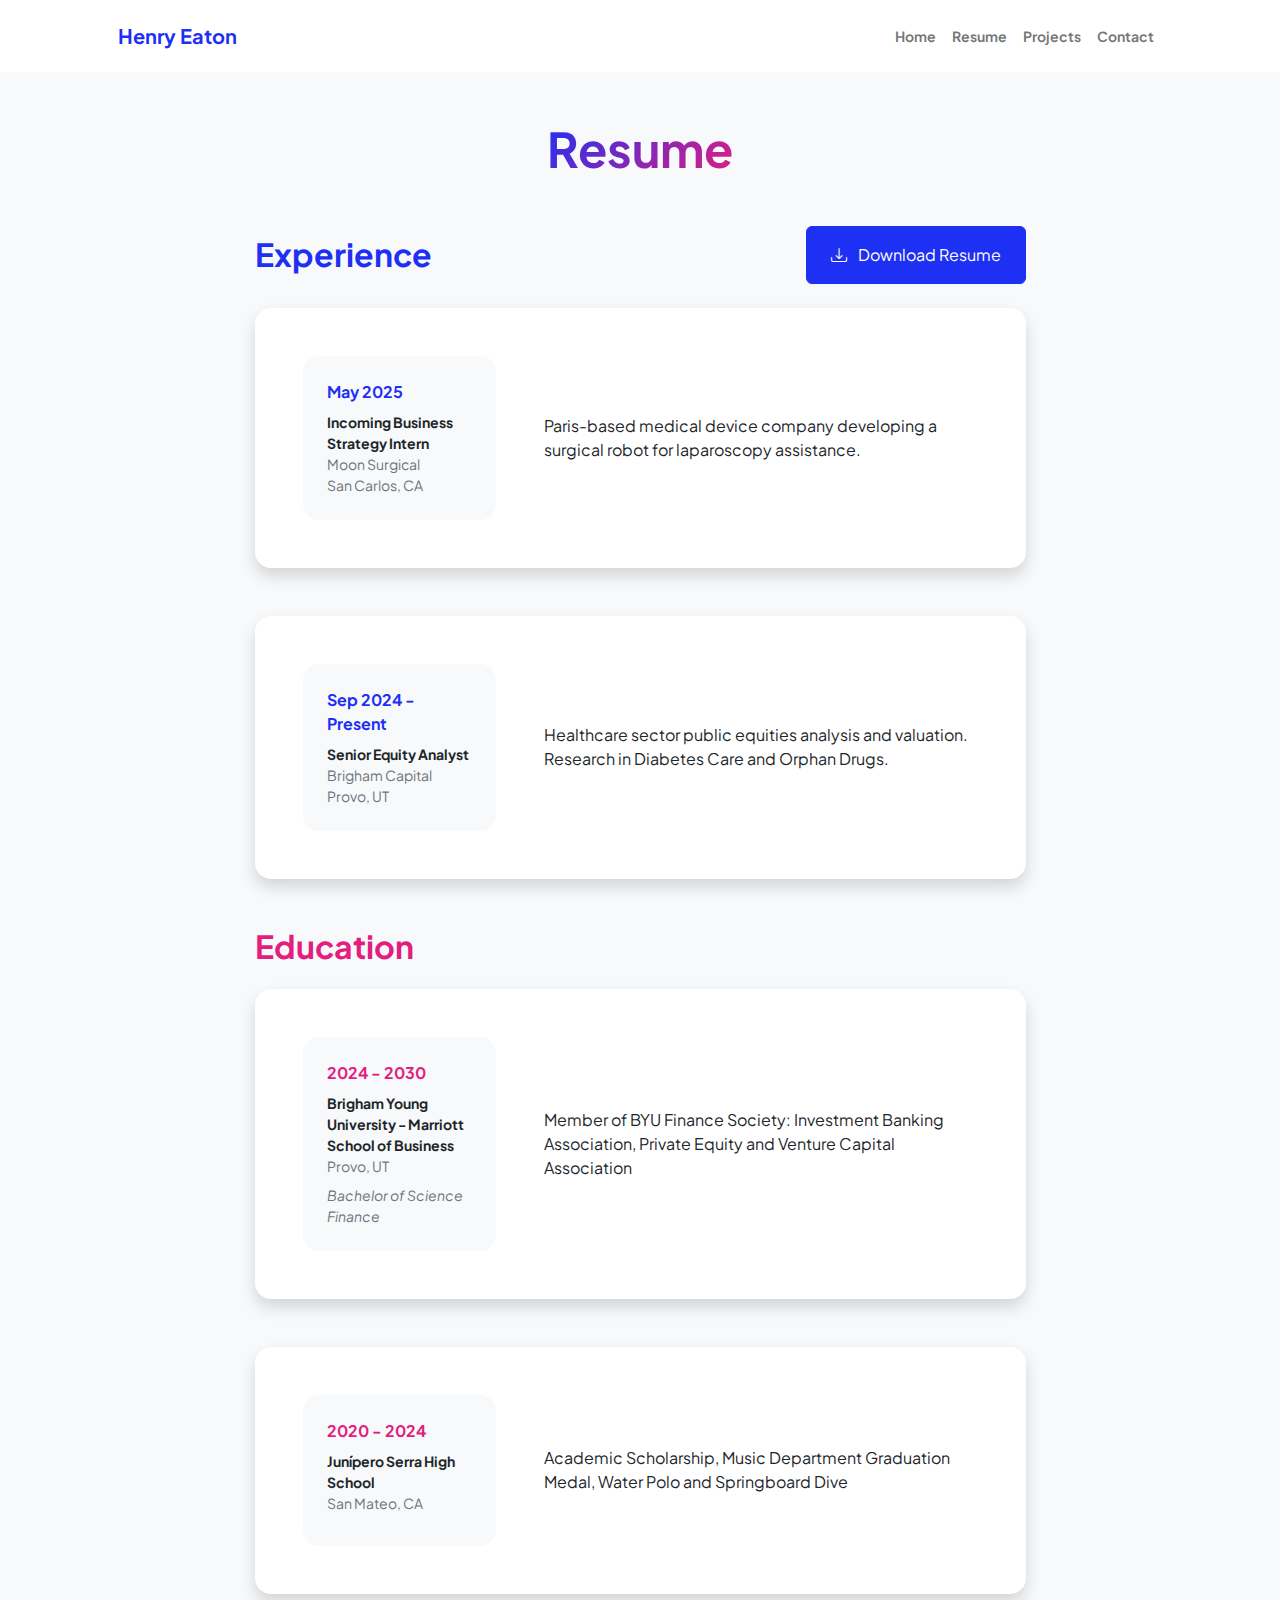
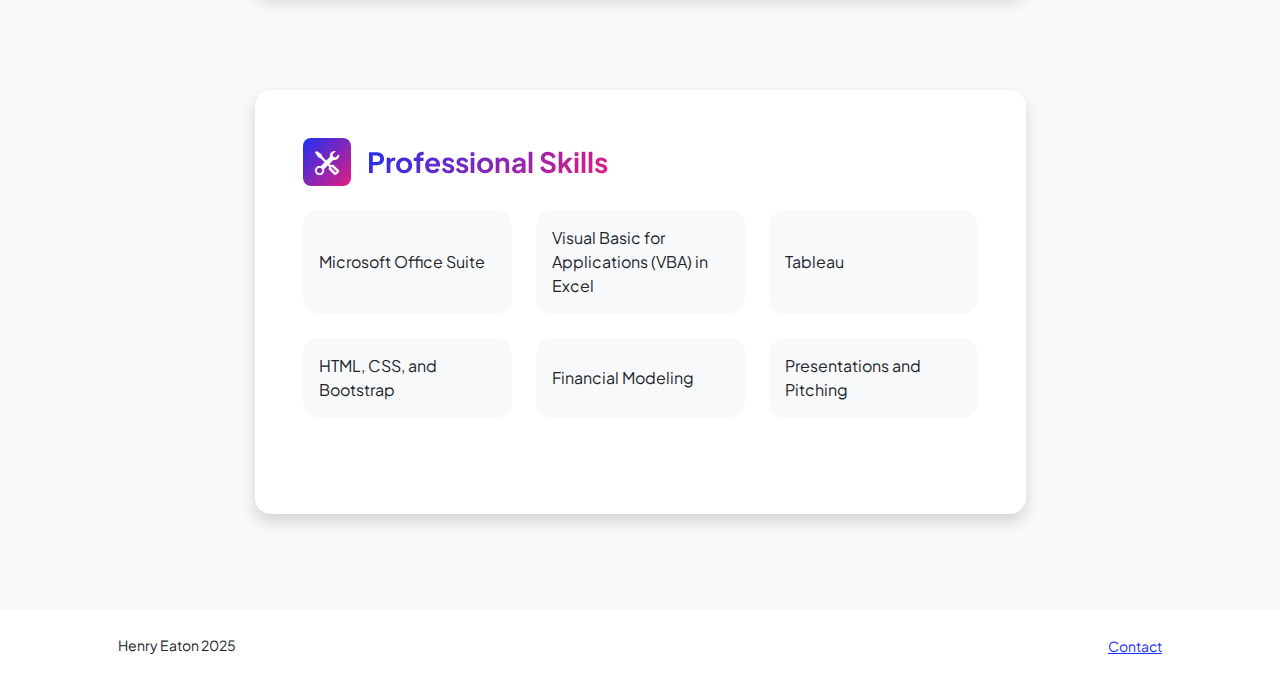
<file: resume.html>
<!DOCTYPE html>
<html lang="en">
    <head>
        <meta charset="utf-8" />
        <meta name="viewport" content="width=device-width, initial-scale=1, shrink-to-fit=no" />
        <meta name="description" content="" />
        <meta name="author" content="" />
        <title>Resume - Henry Eaton</title>
        <!-- Favicon-->
        <link rel="icon" type="image/x-icon" href="assets/favicon.ico" />
        <!-- Custom Google font-->
        <link rel="preconnect" href="https://fonts.googleapis.com" />
        <link rel="preconnect" href="https://fonts.gstatic.com" crossorigin />
        <link href="https://fonts.googleapis.com/css2?family=Plus+Jakarta+Sans:wght@100;200;300;400;500;600;700;800;900&amp;display=swap" rel="stylesheet" />
        <!-- Bootstrap icons-->
        <link href="https://cdn.jsdelivr.net/npm/bootstrap-icons@1.8.1/font/bootstrap-icons.css" rel="stylesheet" />
        <!-- Core theme CSS (includes Bootstrap)-->
        <link href="css/styles.css" rel="stylesheet" />
    </head>
    <body class="d-flex flex-column h-100 bg-light">
        <main class="flex-shrink-0">
            <!-- Navigation-->
            <nav class="navbar navbar-expand-lg navbar-light bg-white py-3">
                <div class="container px-5">
                    <a class="navbar-brand" href="index.html"><span class="fw-bolder text-primary">Henry Eaton</span></a>
                    <button class="navbar-toggler" type="button" data-bs-toggle="collapse" data-bs-target="#navbarSupportedContent" aria-controls="navbarSupportedContent" aria-expanded="false" aria-label="Toggle navigation"><span class="navbar-toggler-icon"></span></button>
                    <div class="collapse navbar-collapse" id="navbarSupportedContent">
                        <ul class="navbar-nav ms-auto mb-2 mb-lg-0 small fw-bolder">
                            <li class="nav-item"><a class="nav-link" href="index.html">Home</a></li>
                            <li class="nav-item"><a class="nav-link" href="resume.html">Resume</a></li>
                            <li class="nav-item"><a class="nav-link" href="projects.html">Projects</a></li>
                            <li class="nav-item"><a class="nav-link" href="contact.html">Contact</a></li>
                        </ul>
                    </div>
                </div>
            </nav>
            <!-- Page Content-->
            <div class="container px-5 my-5">
                <div class="text-center mb-5">
                    <h1 class="display-5 fw-bolder mb-0"><span class="text-gradient d-inline">Resume</span></h1>
                </div>
                <div class="row gx-5 justify-content-center">
                    <div class="col-lg-11 col-xl-9 col-xxl-8">
                        <!-- Experience Section-->
                        <section>
                            <div class="d-flex align-items-center justify-content-between mb-4">
                                <h2 class="text-primary fw-bolder mb-0">Experience</h2>
                                <!-- Download resume button-->
                                <!-- Note: Set the link href target to a PDF file within your project-->
                                <a class="btn btn-primary px-4 py-3" href="./assets/Eaton, Henry.pdf">
                                    <div class="d-inline-block bi bi-download me-2"></div>
                                    Download Resume
                                </a>
                            </div>
                            <!-- Experience Card 1-->
                            <div class="card shadow border-0 rounded-4 mb-5">
                                <div class="card-body p-5">
                                    <div class="row align-items-center gx-5">
                                        <div class="col text-center text-lg-start mb-4 mb-lg-0">
                                            <div class="bg-light p-4 rounded-4">
                                                <div class="text-primary fw-bolder mb-2">May 2025</div>
                                                <div class="small fw-bolder">Incoming Business Strategy Intern</div>
                                                <div class="small text-muted">Moon Surgical</div>
                                                <div class="small text-muted">San Carlos, CA</div>
                                            </div>
                                        </div>
                                        <div class="col-lg-8"><div>Paris-based medical device company developing a surgical robot for laparoscopy assistance.</div></div>
                                    </div>
                                </div>
                            </div>
                            <!-- Experience Card 2-->
                            <div class="card shadow border-0 rounded-4 mb-5">
                                <div class="card-body p-5">
                                    <div class="row align-items-center gx-5">
                                        <div class="col text-center text-lg-start mb-4 mb-lg-0">
                                            <div class="bg-light p-4 rounded-4">
                                                <div class="text-primary fw-bolder mb-2">Sep 2024 - Present</div>
                                                <div class="small fw-bolder">Senior Equity Analyst</div>
                                                <div class="small text-muted">Brigham Capital</div>
                                                <div class="small text-muted">Provo, UT</div>
                                            </div>
                                        </div>
                                        <div class="col-lg-8"><div>Healthcare sector public equities analysis and valuation. Research in Diabetes Care and Orphan Drugs.</div></div>
                                    </div>
                                </div>
                            </div>
                        </section>
                        <!-- Education Section-->
                        <section>
                            <h2 class="text-secondary fw-bolder mb-4">Education</h2>
                            <!-- Education Card 1-->
                            <div class="card shadow border-0 rounded-4 mb-5">
                                <div class="card-body p-5">
                                    <div class="row align-items-center gx-5">
                                        <div class="col text-center text-lg-start mb-4 mb-lg-0">
                                            <div class="bg-light p-4 rounded-4">
                                                <div class="text-secondary fw-bolder mb-2">2024 - 2030</div>
                                                <div class="mb-2">
                                                    <div class="small fw-bolder">Brigham Young University - Marriott School of Business</div>
                                                    <div class="small text-muted">Provo, UT</div>
                                                </div>
                                                <div class="fst-italic">
                                                    <div class="small text-muted">Bachelor of Science</div>
                                                    <div class="small text-muted">Finance</div>
                                                </div>
                                            </div>
                                        </div>
                                        <div class="col-lg-8"><div>Member of BYU Finance Society: Investment Banking Association, Private Equity and Venture Capital Association</div></div>
                                    </div>
                                </div>
                            </div>
                            <!-- Education Card 2-->
                            <div class="card shadow border-0 rounded-4 mb-5">
                                <div class="card-body p-5">
                                    <div class="row align-items-center gx-5">
                                        <div class="col text-center text-lg-start mb-4 mb-lg-0">
                                            <div class="bg-light p-4 rounded-4">
                                                <div class="text-secondary fw-bolder mb-2">2020 - 2024</div>
                                                <div class="mb-2">
                                                    <div class="small fw-bolder">Junípero Serra High School</div>
                                                    <div class="small text-muted">San Mateo, CA</div>
                                                </div>
                                                
                                            </div>
                                        </div>
                                        <div class="col-lg-8"><div>Academic Scholarship, Music Department Graduation Medal, Water Polo and Springboard Dive</div></div>
                                    </div>
                                </div>
                            </div>
                        </section>
                        <!-- Divider-->
                        <div class="pb-5"></div>
                        <!-- Skills Section-->
                        <section>
                            <!-- Skillset Card-->
                            <div class="card shadow border-0 rounded-4 mb-5">
                                <div class="card-body p-5">
                                    <!-- Professional skills list-->
                                    <div class="mb-5">
                                        <div class="d-flex align-items-center mb-4">
                                            <div class="feature bg-primary bg-gradient-primary-to-secondary text-white rounded-3 me-3"><i class="bi bi-tools"></i></div>
                                            <h3 class="fw-bolder mb-0"><span class="text-gradient d-inline">Professional Skills</span></h3>
                                        </div>
                                        <div class="row row-cols-1 row-cols-md-3 mb-4">
                                            <div class="col mb-4 mb-md-0"><div class="d-flex align-items-center bg-light rounded-4 p-3 h-100">Microsoft Office Suite</div></div>
                                            <div class="col mb-4 mb-md-0"><div class="d-flex align-items-center bg-light rounded-4 p-3 h-100">Visual Basic for Applications (VBA) in Excel</div></div>
                                            <div class="col"><div class="d-flex align-items-center bg-light rounded-4 p-3 h-100">Tableau</div></div>
                                        </div>
                                        <div class="row row-cols-1 row-cols-md-3">
                                            <div class="col mb-4 mb-md-0"><div class="d-flex align-items-center bg-light rounded-4 p-3 h-100">HTML, CSS, and Bootstrap</div></div>
                                            <div class="col mb-4 mb-md-0"><div class="d-flex align-items-center bg-light rounded-4 p-3 h-100">Financial Modeling</div></div>
                                            <div class="col"><div class="d-flex align-items-center bg-light rounded-4 p-3 h-100">Presentations and Pitching</div></div>
                                        </div>
                                    </div>
                                    
                                </div>
                            </div>
                        </section>
                    </div>
                </div>
            </div>
        </main>
        <!-- Footer-->
        <footer class="bg-white py-4 mt-auto">
            <div class="container px-5">
                <div class="row align-items-center justify-content-between flex-column flex-sm-row">
                    <div class="col-auto"><div class="small m-0">Henry Eaton 2025</div></div>
                    <div class="col-auto">
                        
                        <a class="small" href="contact.html">Contact</a>
                    </div>
                </div>
            </div>
        </footer>
        <!-- Bootstrap core JS-->
        <script src="https://cdn.jsdelivr.net/npm/bootstrap@5.2.3/dist/js/bootstrap.bundle.min.js"></script>
        <!-- Core theme JS-->
        <script src="js/scripts.js"></script>
    </body>
</html>
</file>
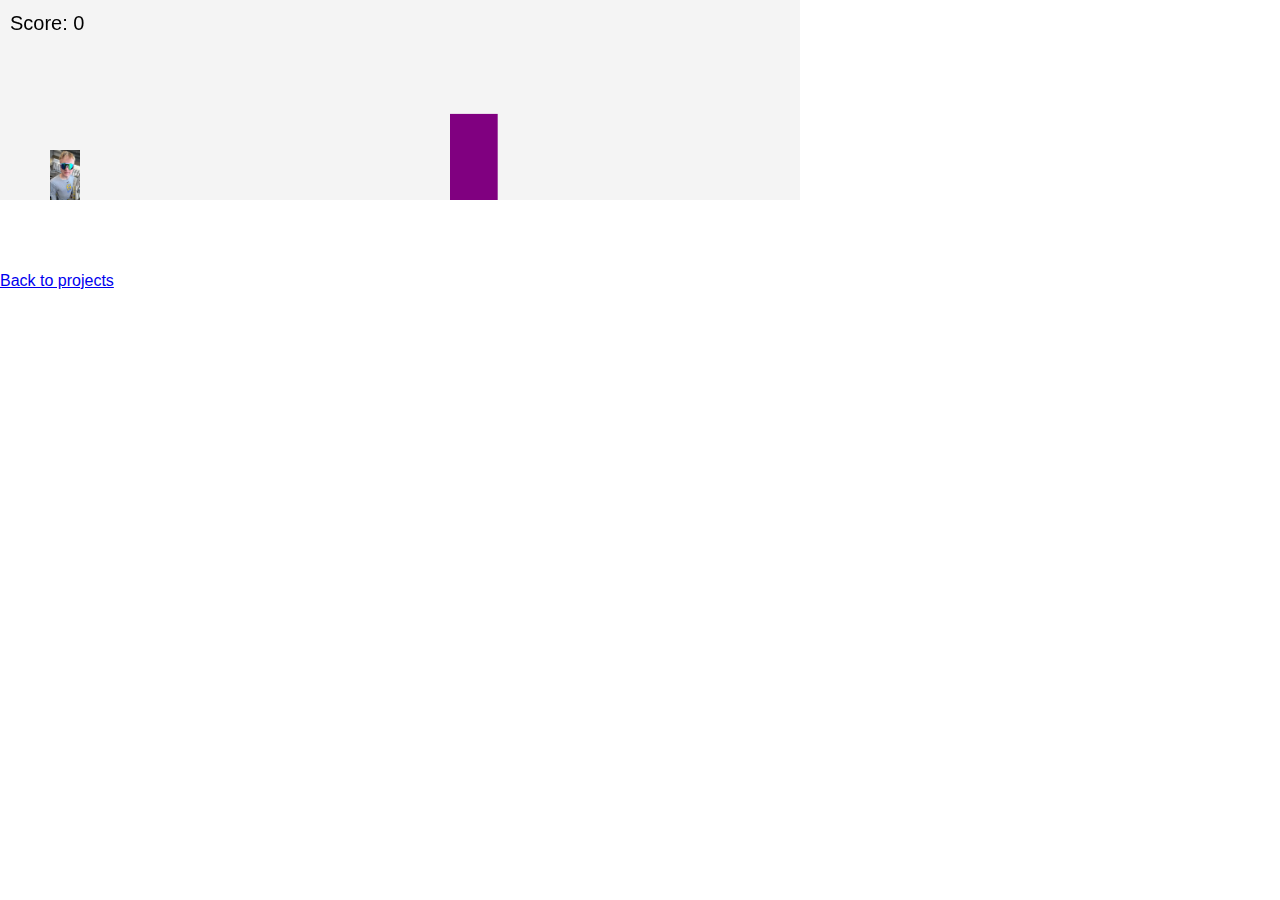
<file: game/game.html>
<!DOCTYPE html>
<html>
<head>
  <title>Henry Runner Game</title>
  <style>
    body {
      margin: 0;
      overflow: hidden;
      font-family: sans-serif;
    }
    canvas {
      display: block;
      background: #f4f4f4;
    }
  </style>
</head>
<body>
<canvas id="gameCanvas" width="800" height="200"></canvas>

<script>
  const canvas = document.getElementById('gameCanvas');
  const ctx = canvas.getContext('2d');

  // Load Henry image
  const henryImg = new Image();
  henryImg.src = "henry.png"; // TODO: Replace with actual Henry image path

  // Henry character
  const henry = {
    x: 50,
    y: 150,
    width: 30,
    height: 50,
    yVelocity: 0,
    jumping: false
  };

  // Obstacle list with random colors and shapes
  const obstacleColors = ['red', 'green', 'purple', 'orange', 'black'];
  const obstacleShapes = ['rectangle', 'circle'];

  let obstacles = [createRandomObstacle()];

  function createRandomObstacle() {
    const width = Math.random() * 30 + 30;
    const height = Math.random() * 50 + 50;
    return {
      x: canvas.width,
      y: 200 - height,
      width,
      height,
      speed: 7,
      color: obstacleColors[Math.floor(Math.random() * obstacleColors.length)],
      shape: obstacleShapes[Math.floor(Math.random() * obstacleShapes.length)]
    };
  }

  let score = 0;
  let gameOver = false;

  function drawHenry() {
    ctx.drawImage(henryImg, henry.x, henry.y, henry.width, henry.height);
  }

  function drawObstacle(ob) {
    ctx.fillStyle = ob.color;
    if (ob.shape === 'circle') {
      ctx.beginPath();
      ctx.arc(ob.x + ob.width / 2, ob.y + ob.height / 2, ob.width / 2, 0, Math.PI * 2);
      ctx.fill();
    } else {
      ctx.fillRect(ob.x, ob.y, ob.width, ob.height);
    }
  }

  function drawScore() {
    ctx.fillStyle = 'black';
    ctx.font = '20px Arial';
    ctx.fillText('Score: ' + score, 10, 30);
  }

  function update() {
    if (gameOver) return;

    // Gravity (medium)
    if (henry.jumping) {
      henry.yVelocity += 1.1;
      henry.y += henry.yVelocity;

      if (henry.y >= 150) {
        henry.y = 150;
        henry.jumping = false;
        henry.yVelocity = 0;
      }
    }

    for (let i = 0; i < obstacles.length; i++) {
      let ob = obstacles[i];
      ob.x -= ob.speed;

      // Collision detection
      if (
        henry.x < ob.x + ob.width &&
        henry.x + henry.width > ob.x &&
        henry.y < ob.y + ob.height &&
        henry.y + henry.height > ob.y
      ) {
        gameOver = true;
        alert('Game Over! Your score: ' + score);
      }

      // Remove and replace off-screen obstacles
      if (ob.x + ob.width < 0) {
        obstacles.splice(i, 1);
        obstacles.push(createRandomObstacle());
        score++;
      }
    }
  }

  function draw() {
    ctx.clearRect(0, 0, canvas.width, canvas.height);
    drawHenry();
    obstacles.forEach(drawObstacle);
    drawScore();
  }

  function gameLoop() {
    update();
    draw();
    if (!gameOver) requestAnimationFrame(gameLoop);
  }

  document.addEventListener('keydown', function (e) {
    if (e.code === 'Space' && !henry.jumping) {
      henry.jumping = true;
      henry.yVelocity = -20;
    }
  });

  gameLoop();
</script>
<br><br><br><br>
<a href="../projects.html">Back to projects</a>
</body>
</html>
</file>
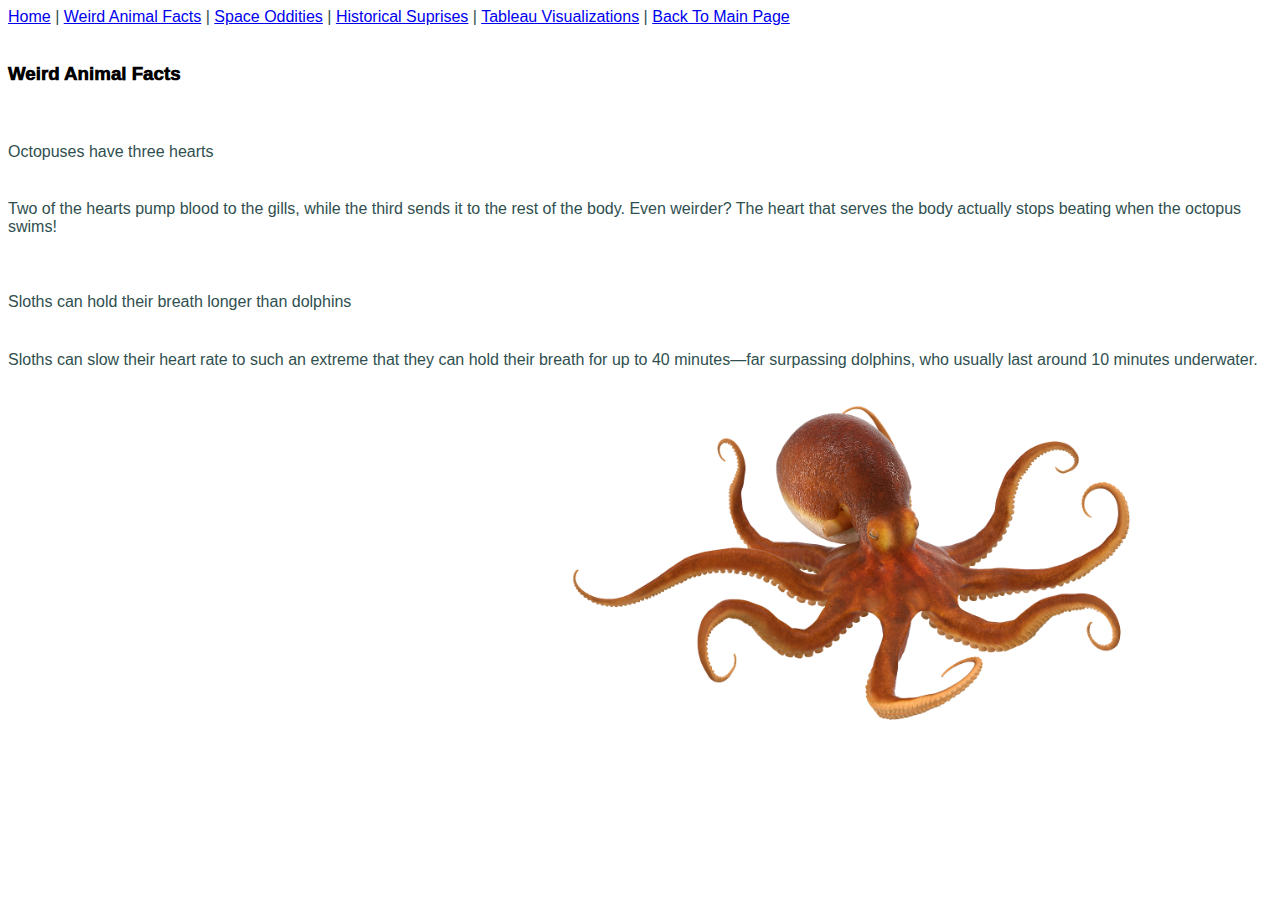
<file: scratchPage/html/page1.html>
<!DOCTYPE html>
<html lang="en">
<head>
    <meta charset="UTF-8">
    <meta name="viewport" content="width=device-width, initial-scale=1.0">
    <title>Weird Animal Facts</title>
    <link rel="stylesheet" href="../css/styles.css">
</head>
<body>
    <a href="../index.html">Home</a> |
    <a href="page1.html">Weird Animal Facts</a> |
    <a href="page2.html">Space Oddities</a> |
    <a href="page3.html">Historical Suprises</a> |
    <a href="tableau.html">Tableau Visualizations</a> |
    <a href="../../projects.html">Back To Main Page</a>
    <br> <br>
    <h3>Weird Animal Facts</h3>
    <br>
    <h4>Octopuses have three hearts</h4>
    <br>
    Two of the hearts pump blood to the gills, while the third sends it to the rest of the body. Even weirder? The heart that serves the body actually stops beating when the octopus swims!
    <br><br><br>

    <h4>Sloths can hold their breath longer than dolphins</h4>
    <br>
    Sloths can slow their heart rate to such an extreme that they can hold their breath for up to 40 minutes—far surpassing dolphins, who usually last around 10 minutes underwater.
    <br><br><br>

    <iframe width="560" height="315" src="https://www.youtube.com/embed/AqAMbDW3k00?si=I_j_sQLUICDSmmKy" title="YouTube video player" frameborder="0" allow="accelerometer; autoplay; clipboard-write; encrypted-media; gyroscope; picture-in-picture; web-share" referrerpolicy="strict-origin-when-cross-origin" allowfullscreen></iframe>
    <img src="../assets/octopus.png" alt="Octopus" height="315">
</body>
</html>
</file>
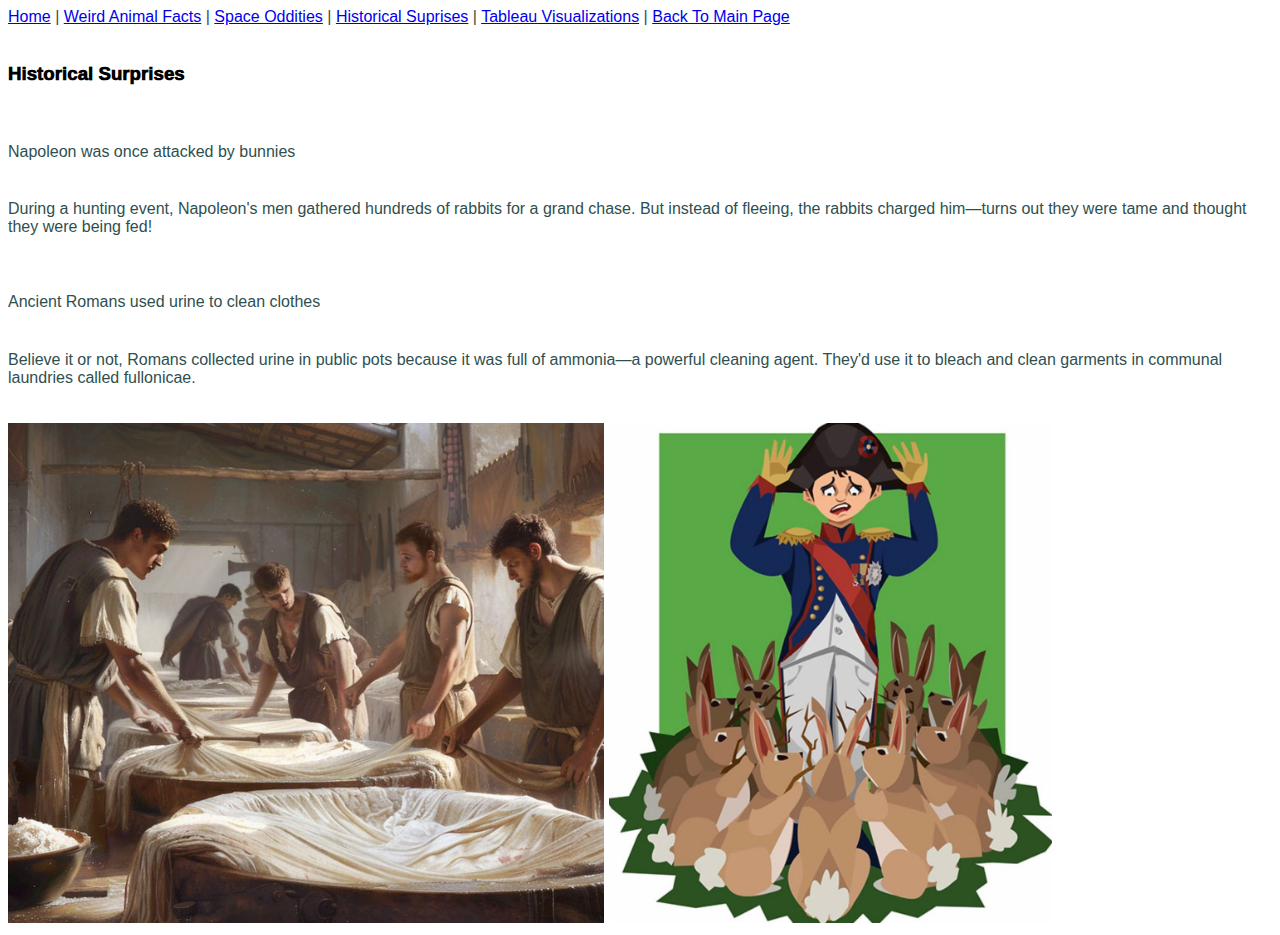
<file: scratchPage/html/page3.html>
<!DOCTYPE html>
<html lang="en">
<head>
    <meta charset="UTF-8">
    <meta name="viewport" content="width=device-width, initial-scale=1.0">
    <title>Historical Surprises</title>
    <link rel="stylesheet" href="../css/styles.css">
</head>
<body>
    <a href="../index.html">Home</a> |
    <a href="page1.html">Weird Animal Facts</a> |
    <a href="page2.html">Space Oddities</a> |
    <a href="page3.html">Historical Suprises</a> |
    <a href="tableau.html">Tableau Visualizations</a> |
    <a href="../../projects.html">Back To Main Page</a>
    <br> <br>

    <h3>Historical Surprises</h3>
    <br>
    <h4>Napoleon was once attacked by bunnies</h4>
    <br>
    During a hunting event, Napoleon's men gathered hundreds of rabbits for a grand chase. But instead of fleeing, the rabbits charged him—turns out they were tame and thought they were being fed!
    <br><br><br>

    <h4>Ancient Romans used urine to clean clothes</h4>
    <br>
    Believe it or not, Romans collected urine in public pots because it was full of ammonia—a powerful cleaning agent. They'd use it to bleach and clean garments in communal laundries called fullonicae.
    <br><br><br>
    <img src="../assets/romanUrine.jpg" alt="Romans used urine to clean clothes" height="500">
    <img src="../assets/bunnies.jpg" alt="Napoleon and the bunnies" height="500">

</body>
</html>
</file>
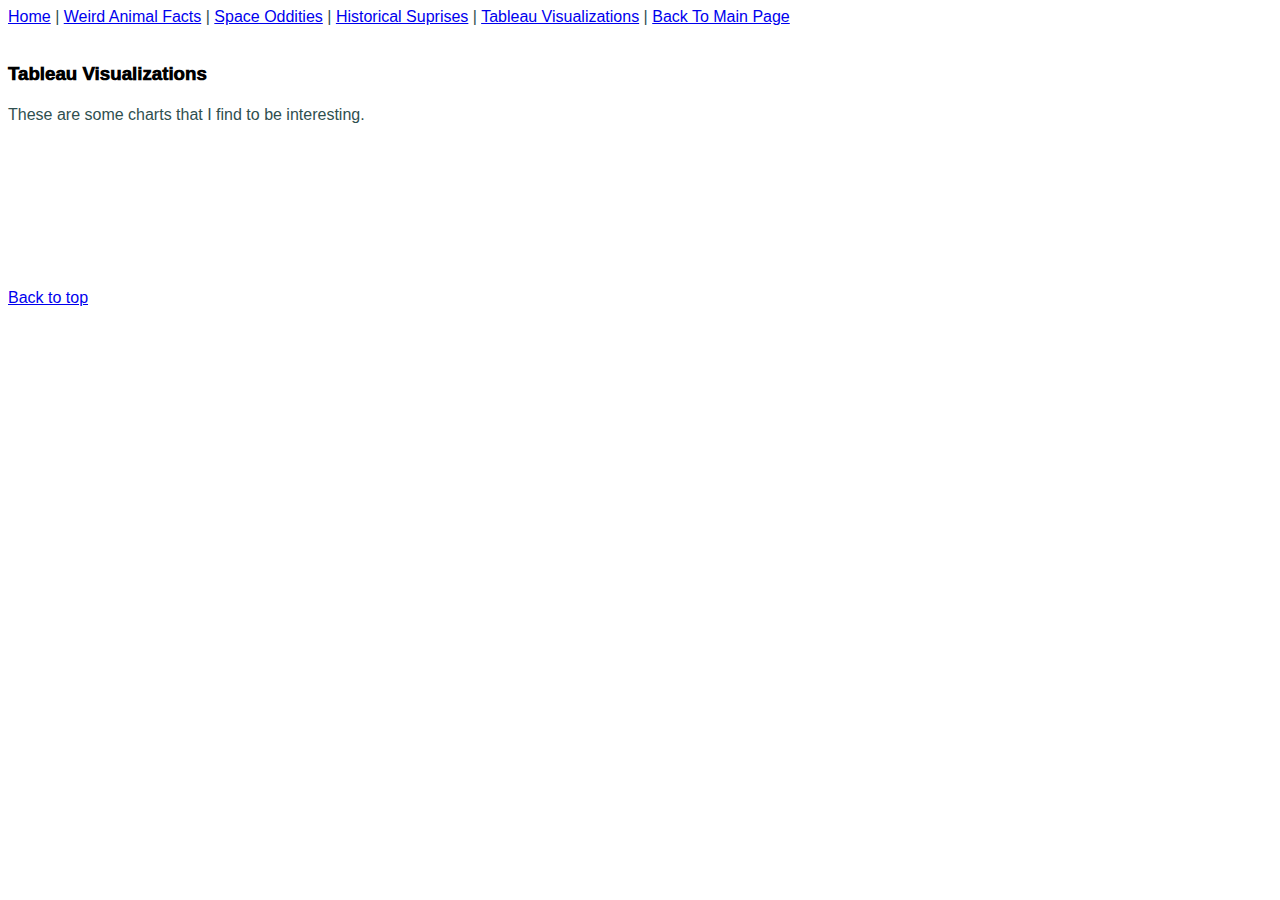
<file: scratchPage/html/tableau.html>
<!DOCTYPE html>
<html lang="en">
<head>
    <meta charset="UTF-8">
    <meta name="viewport" content="width=device-width, initial-scale=1.0">
    <title>Tableau Visuals</title>
    <link rel="stylesheet" href="../css/styles.css">
</head>
<body>
    <a href="../index.html" id="top">Home</a> |
    <a href="page1.html">Weird Animal Facts</a> |
    <a href="page2.html">Space Oddities</a> |
    <a href="page3.html">Historical Suprises</a> |
    <a href="tableau.html">Tableau Visualizations</a> |
    <a href="../../projects.html">Back To Main Page</a>
    <br> <br>

    <h3>Tableau Visualizations</h3>
    <h4>These are some charts that I find to be interesting.</h4>
    <br><br>

    <div class='tableauPlaceholder' id='viz1744840436300' style='position: relative'><noscript><a href='#'><img alt='Medigap ' src='https:&#47;&#47;public.tableau.com&#47;static&#47;images&#47;St&#47;StateMedigapCosts-ProjectHealthViz&#47;Medigap&#47;1_rss.png' style='border: none' /></a></noscript><object class='tableauViz'  style='display:none;'><param name='host_url' value='https%3A%2F%2Fpublic.tableau.com%2F' /> <param name='embed_code_version' value='3' /> <param name='site_root' value='' /><param name='name' value='StateMedigapCosts-ProjectHealthViz&#47;Medigap' /><param name='tabs' value='no' /><param name='toolbar' value='yes' /><param name='static_image' value='https:&#47;&#47;public.tableau.com&#47;static&#47;images&#47;St&#47;StateMedigapCosts-ProjectHealthViz&#47;Medigap&#47;1.png' /> <param name='animate_transition' value='yes' /><param name='display_static_image' value='yes' /><param name='display_spinner' value='yes' /><param name='display_overlay' value='yes' /><param name='display_count' value='yes' /><param name='language' value='en-US' /></object></div>                <script type='text/javascript'>                    var divElement = document.getElementById('viz1744840436300');                    var vizElement = divElement.getElementsByTagName('object')[0];                    if ( divElement.offsetWidth > 800 ) { vizElement.style.width='1000px';vizElement.style.height='727px';} else if ( divElement.offsetWidth > 500 ) { vizElement.style.width='1000px';vizElement.style.height='727px';} else { vizElement.style.width='100%';vizElement.style.height='927px';}                     var scriptElement = document.createElement('script');                    scriptElement.src = 'https://public.tableau.com/javascripts/api/viz_v1.js';                    vizElement.parentNode.insertBefore(scriptElement, vizElement);                </script>
    <br><br>
    <div class='tableauPlaceholder' id='viz1744840475144' style='position: relative'><noscript><a href='#'><img alt='Fruit ' src='https:&#47;&#47;public.tableau.com&#47;static&#47;images&#47;US&#47;USFruitConsumption&#47;Fruit&#47;1_rss.png' style='border: none' /></a></noscript><object class='tableauViz'  style='display:none;'><param name='host_url' value='https%3A%2F%2Fpublic.tableau.com%2F' /> <param name='embed_code_version' value='3' /> <param name='site_root' value='' /><param name='name' value='USFruitConsumption&#47;Fruit' /><param name='tabs' value='no' /><param name='toolbar' value='yes' /><param name='static_image' value='https:&#47;&#47;public.tableau.com&#47;static&#47;images&#47;US&#47;USFruitConsumption&#47;Fruit&#47;1.png' /> <param name='animate_transition' value='yes' /><param name='display_static_image' value='yes' /><param name='display_spinner' value='yes' /><param name='display_overlay' value='yes' /><param name='display_count' value='yes' /><param name='language' value='en-US' /></object></div>                <script type='text/javascript'>                    var divElement = document.getElementById('viz1744840475144');                    var vizElement = divElement.getElementsByTagName('object')[0];                    vizElement.style.width='900px';vizElement.style.height='752px';                    var scriptElement = document.createElement('script');                    scriptElement.src = 'https://public.tableau.com/javascripts/api/viz_v1.js';                    vizElement.parentNode.insertBefore(scriptElement, vizElement);                </script>
    <br><br>
    <div class='tableauPlaceholder' id='viz1744840495193' style='position: relative'><noscript><a href='#'><img alt='Dashboard 1 ' src='https:&#47;&#47;public.tableau.com&#47;static&#47;images&#47;To&#47;TotalAnnualLossofBeeColoniesintheUS&#47;Dashboard1&#47;1_rss.png' style='border: none' /></a></noscript><object class='tableauViz'  style='display:none;'><param name='host_url' value='https%3A%2F%2Fpublic.tableau.com%2F' /> <param name='embed_code_version' value='3' /> <param name='site_root' value='' /><param name='name' value='TotalAnnualLossofBeeColoniesintheUS&#47;Dashboard1' /><param name='tabs' value='no' /><param name='toolbar' value='yes' /><param name='static_image' value='https:&#47;&#47;public.tableau.com&#47;static&#47;images&#47;To&#47;TotalAnnualLossofBeeColoniesintheUS&#47;Dashboard1&#47;1.png' /> <param name='animate_transition' value='yes' /><param name='display_static_image' value='yes' /><param name='display_spinner' value='yes' /><param name='display_overlay' value='yes' /><param name='display_count' value='yes' /><param name='language' value='en-US' /></object></div>                <script type='text/javascript'>                    var divElement = document.getElementById('viz1744840495193');                    var vizElement = divElement.getElementsByTagName('object')[0];                    vizElement.style.width='1000px';vizElement.style.height='827px';                    var scriptElement = document.createElement('script');                    scriptElement.src = 'https://public.tableau.com/javascripts/api/viz_v1.js';                    vizElement.parentNode.insertBefore(scriptElement, vizElement);                </script>
    <br><br>

    <a href="#top">Back to top</a>
</body>
</html>
</file>
<file: scratchPage/css/styles.css>
body{
    font-family: sans-serif;
    color:darkslategray;
    font-weight: 500;
}
h2{
    font-weight: 2000;
    color: black;
}
h3{
    font-weight:1000;
    color: black;
}
h4{
    font-weight: 500;
    color: darkslategray;
}
h5{
    font-weight: 200;
    color: darkslategray;
}
</file>
